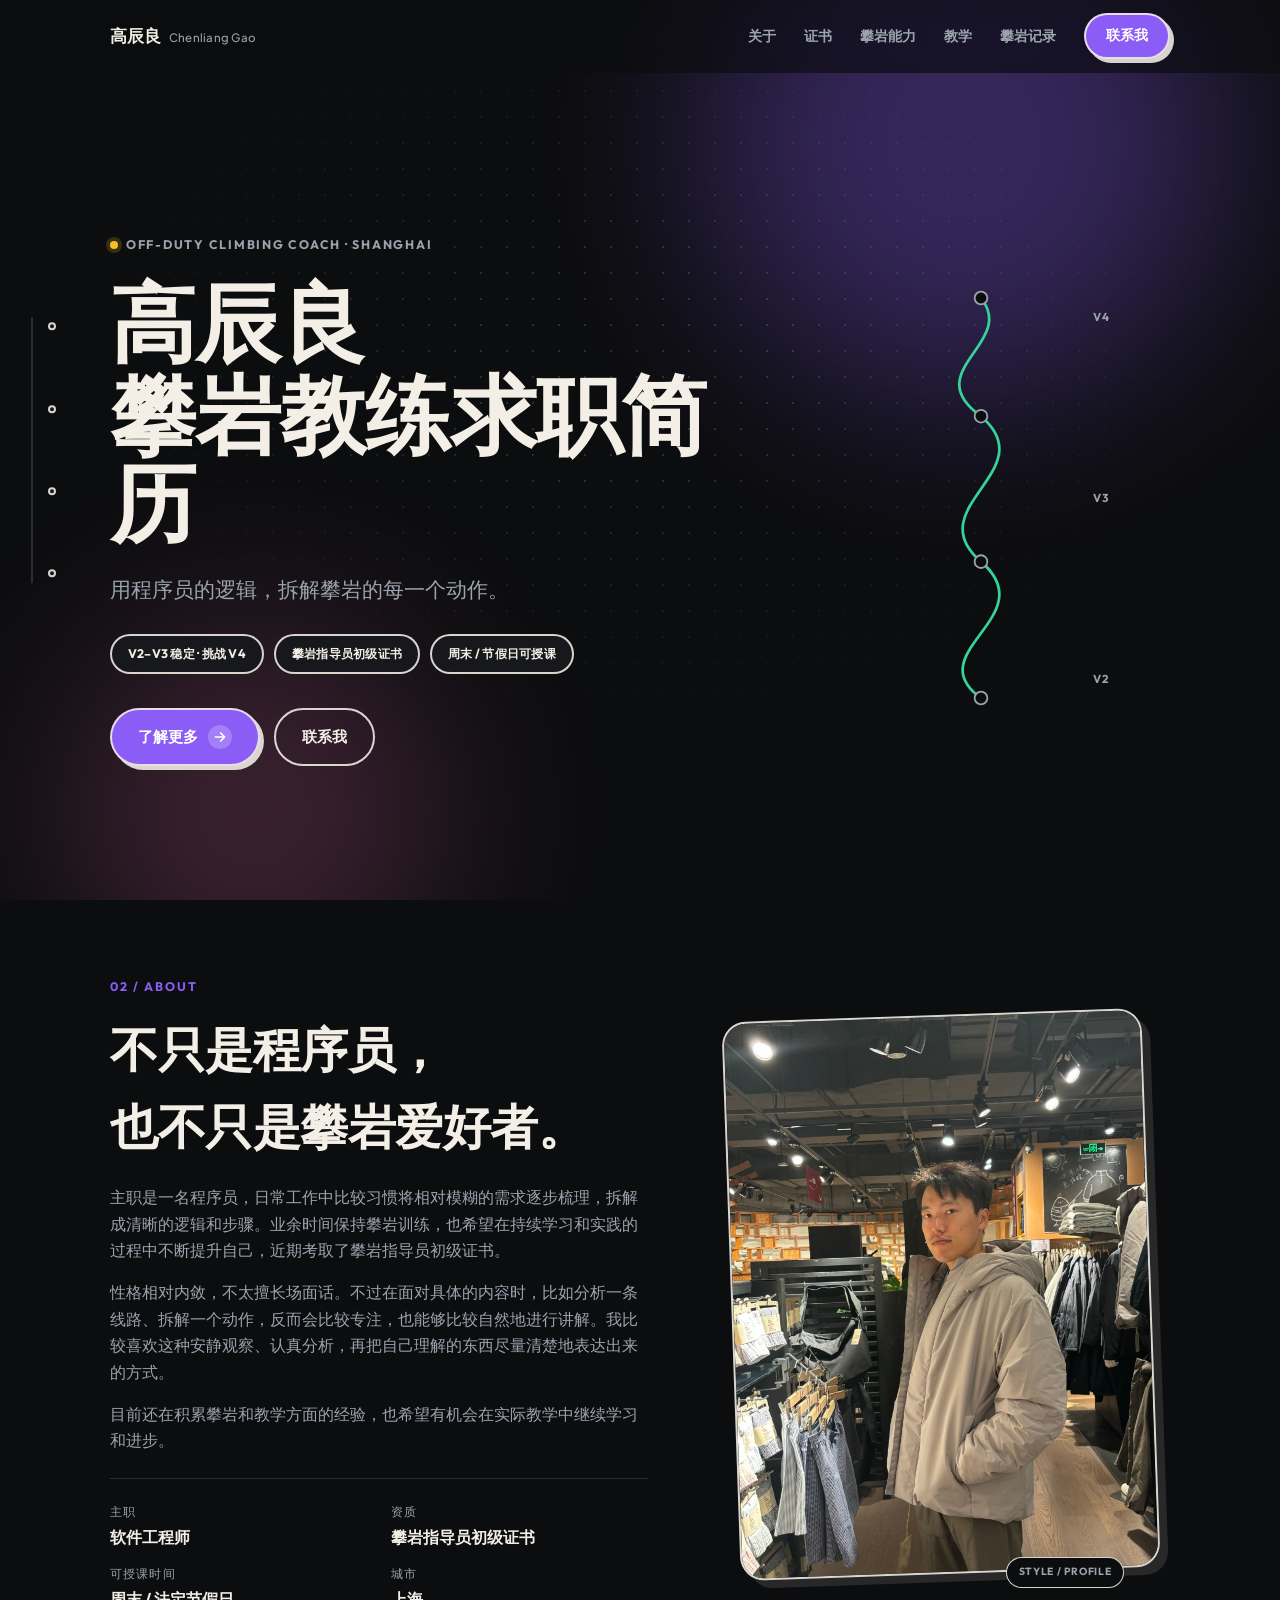
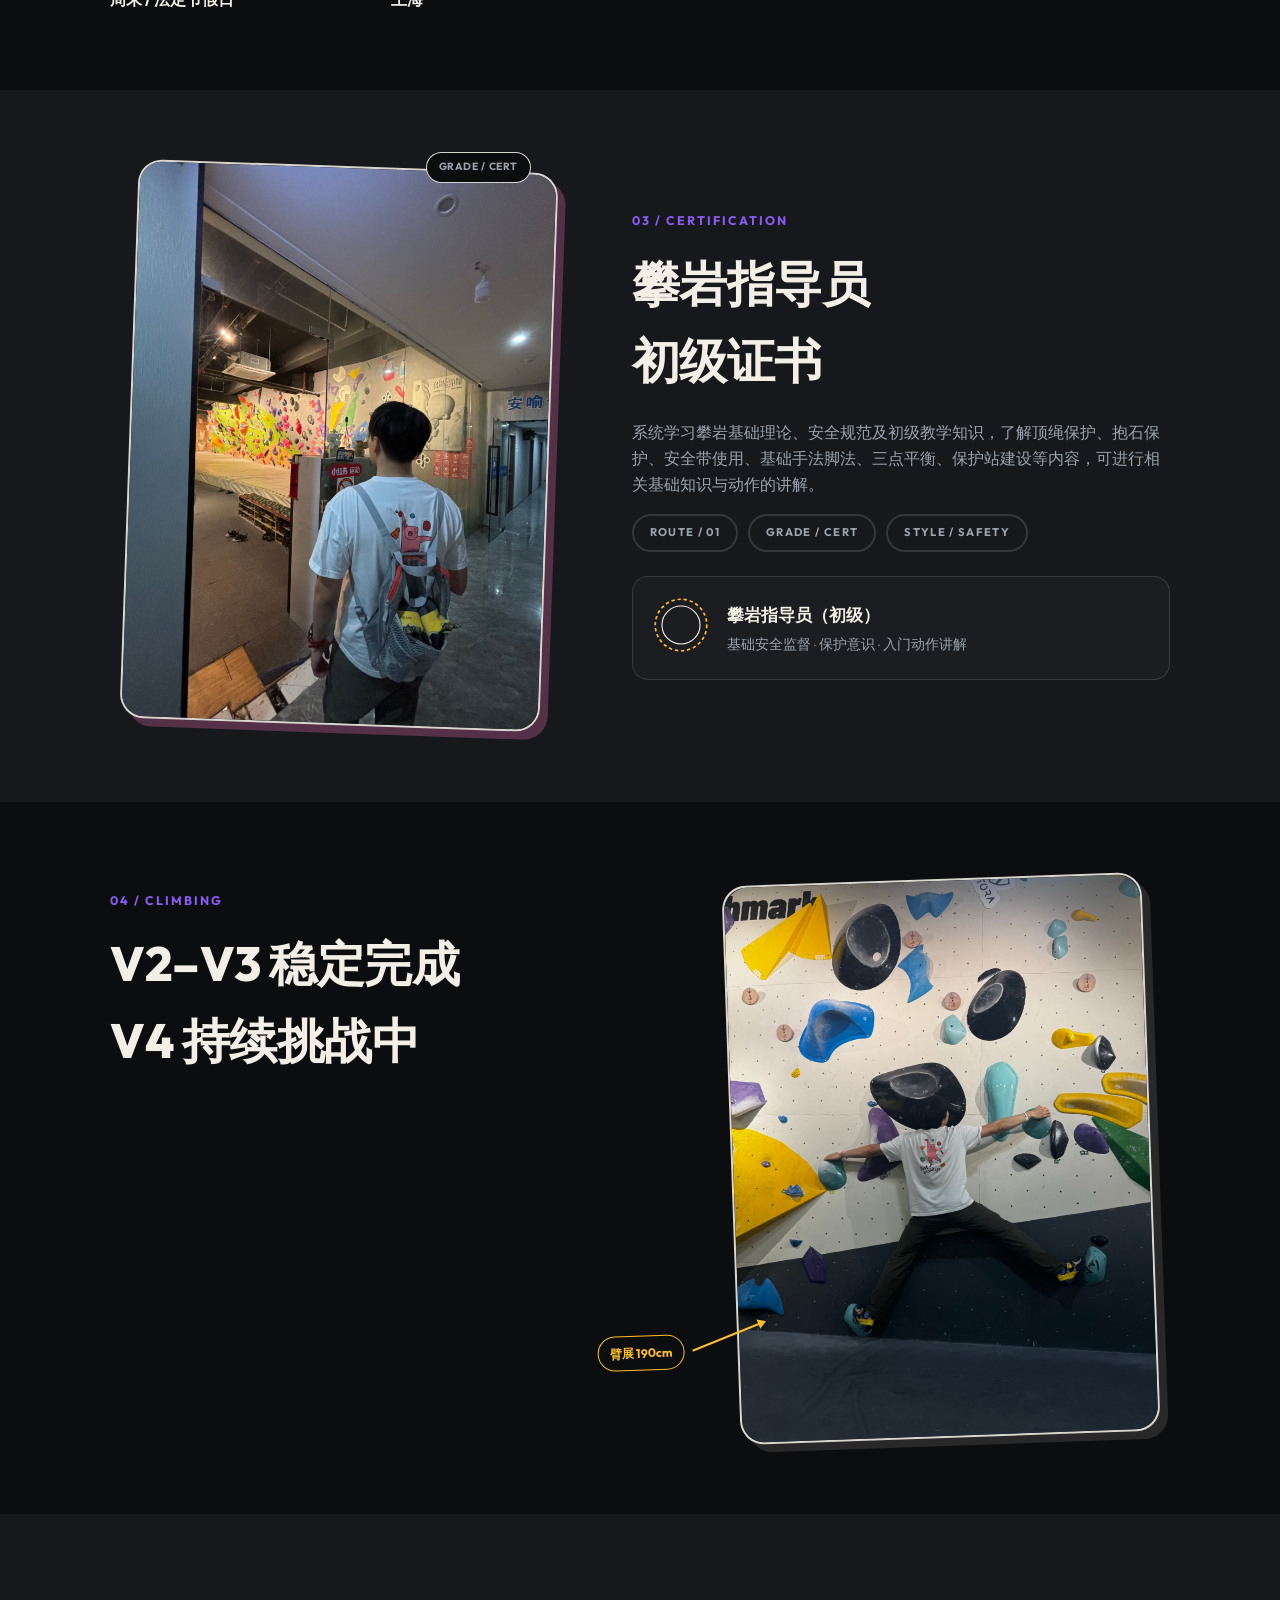
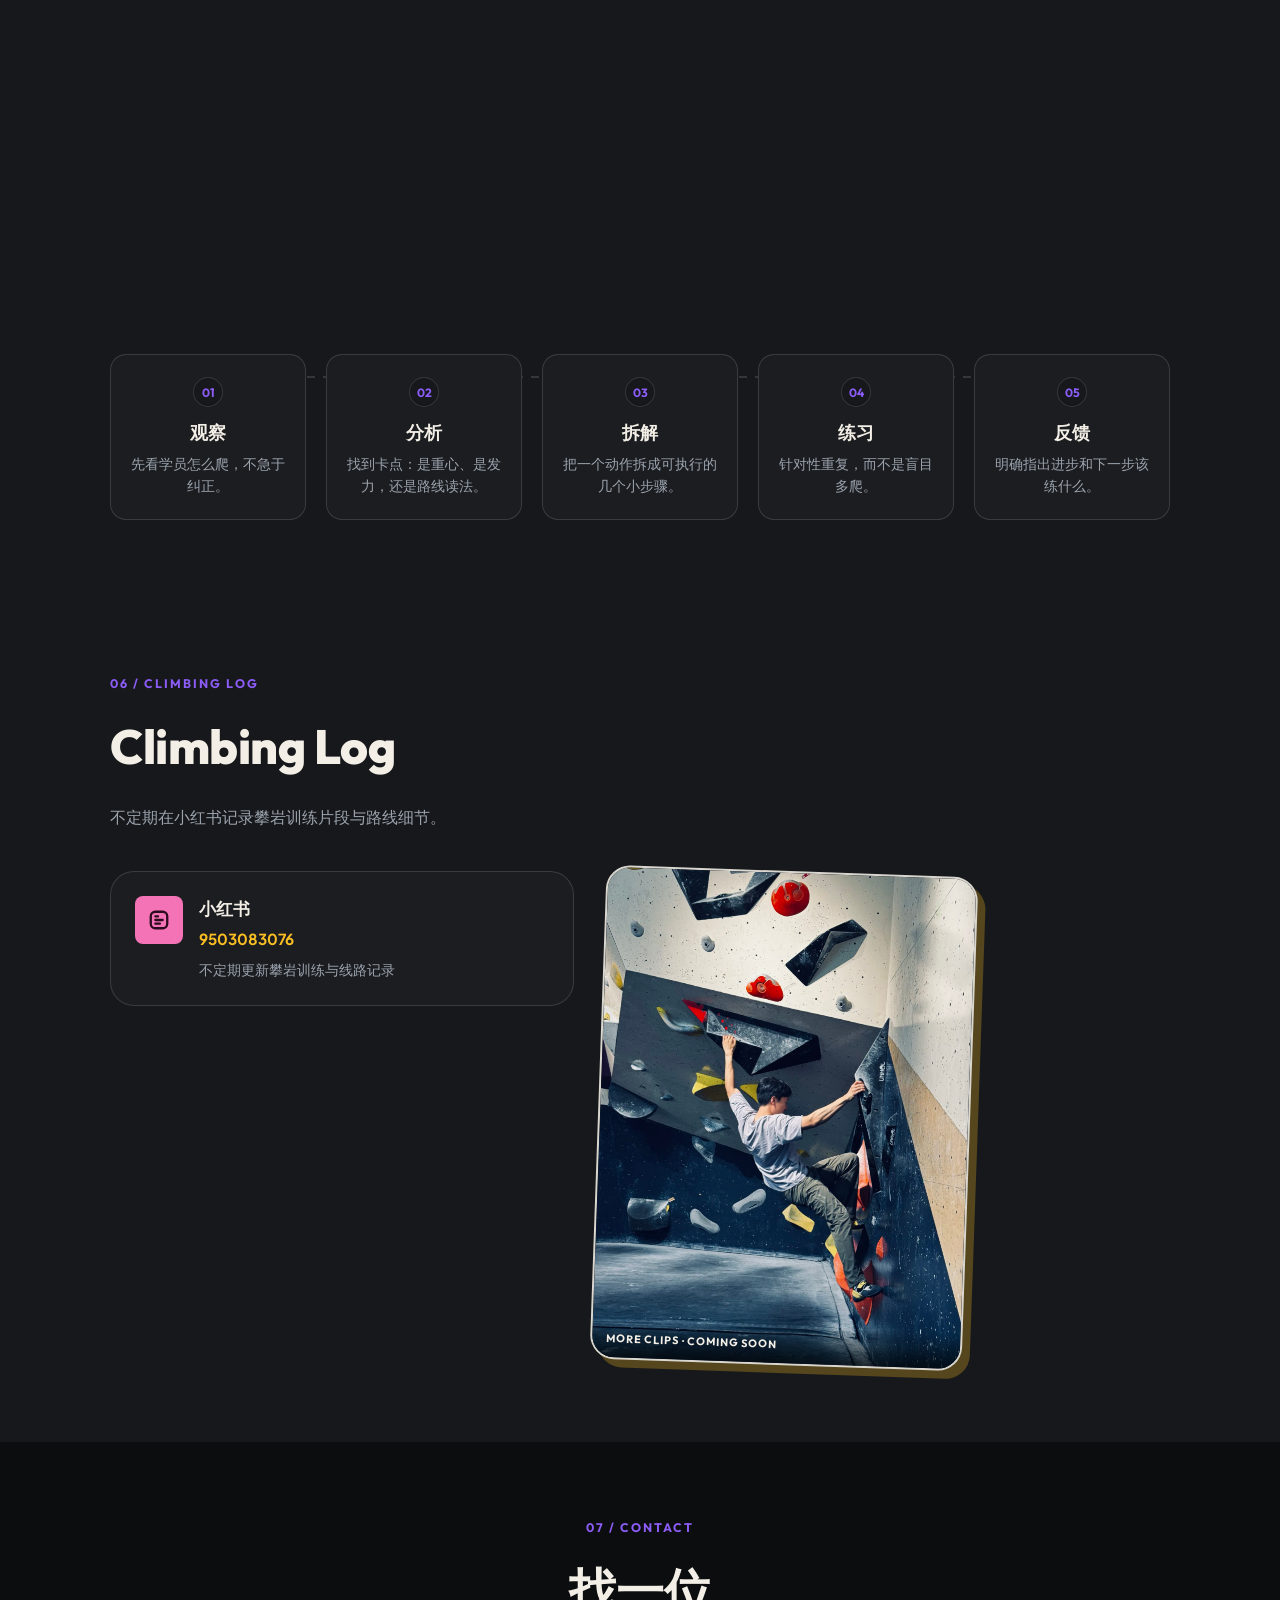
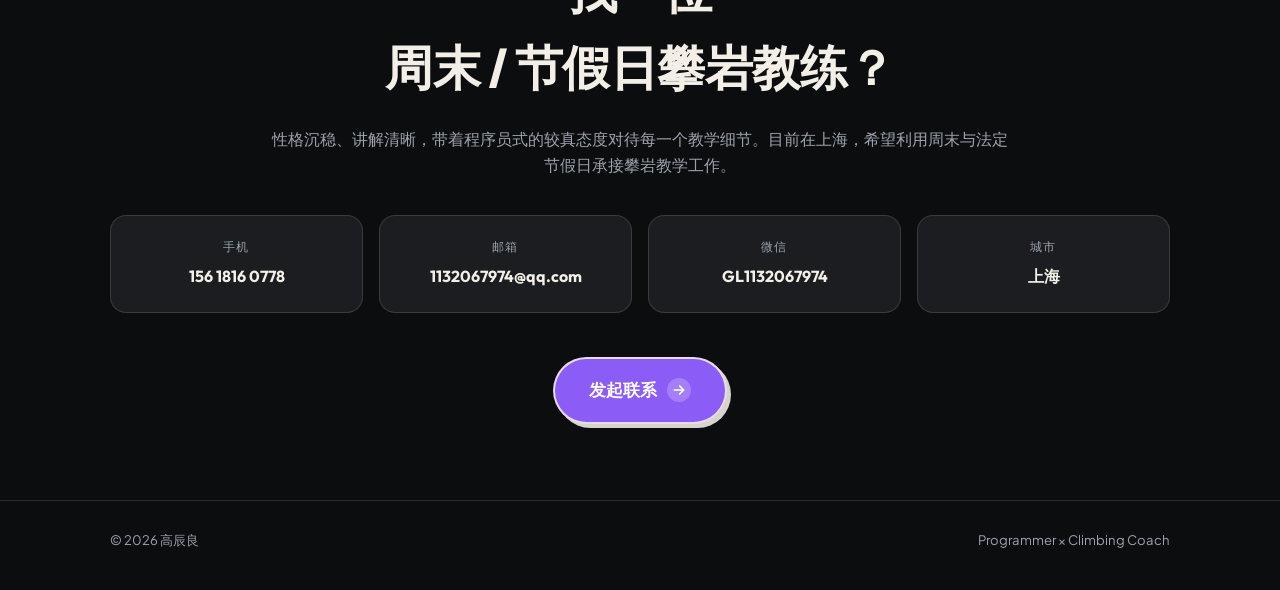
<file: index.html>
<!DOCTYPE html>
<html lang="zh-CN">
<head>
<meta charset="UTF-8" />
<meta name="viewport" content="width=device-width, initial-scale=1, viewport-fit=cover" />
<title>高辰良 · 程序员 × 攀岩教练</title>
<meta name="description" content="高辰良——程序员，攀岩指导员初级证书持有者，V2-V3攀爬水平，寻找周末/节假日攀岩教练兼职机会。" />
<link rel="preconnect" href="https://fonts.googleapis.com">
<link rel="preconnect" href="https://fonts.gstatic.com" crossorigin>
<link href="https://fonts.googleapis.com/css2?family=Outfit:wght@500;700;800&family=Plus+Jakarta+Sans:wght@400;500;600;700&display=swap" rel="stylesheet">
<link rel="stylesheet" href="css/base.css">
<link rel="stylesheet" href="css/layout.css">
<link rel="stylesheet" href="css/components.css">
<link rel="stylesheet" href="css/animations.css">
</head>
<body class="no-js">

<!-- ============ Route Rail (desktop scroll progress) ============ -->
<nav class="route-rail" aria-hidden="true">
  <div class="route-rail__track">
    <div class="route-rail__fill" data-rail-fill></div>
  </div>
  <ul class="route-rail__nodes">
    <li class="route-rail__node" data-rail-node data-target="#certification"><span class="route-rail__dot"></span><span class="route-rail__label">01 证书</span></li>
    <li class="route-rail__node" data-rail-node data-target="#climbing"><span class="route-rail__dot"></span><span class="route-rail__label">02 攀岩能力</span></li>
    <li class="route-rail__node" data-rail-node data-target="#teaching"><span class="route-rail__dot"></span><span class="route-rail__label">03 教学特点</span></li>
    <li class="route-rail__node" data-rail-node data-target="#about"><span class="route-rail__dot"></span><span class="route-rail__label">04 个人经历</span></li>
  </ul>
</nav>

<!-- ============ Header ============ -->
<header class="site-header" data-header>
  <div class="container site-header__inner">
    <a href="#hero" class="brand">高辰良 <span class="brand__sub">Chenliang Gao</span></a>
    <button class="nav-toggle" data-nav-toggle aria-expanded="false" aria-controls="primary-nav" aria-label="打开菜单">
      <span></span><span></span><span></span>
    </button>
    <nav id="primary-nav" class="primary-nav" data-primary-nav>
      <a href="#about" class="primary-nav__link">关于</a>
      <a href="#certification" class="primary-nav__link">证书</a>
      <a href="#climbing" class="primary-nav__link">攀岩能力</a>
      <a href="#teaching" class="primary-nav__link">教学</a>
      <a href="#log" class="primary-nav__link">攀岩记录</a>
      <a href="#contact" class="btn btn--primary btn--sm">联系我</a>
    </nav>
  </div>
</header>

<main id="top">

  <!-- ============ 01 HERO ============ -->
  <section class="hero" id="hero">
    <div class="hero__bg" aria-hidden="true">
      <div class="hero__glow hero__glow--violet" data-parallax="0.02"></div>
      <div class="hero__glow hero__glow--pink" data-parallax="0.04"></div>
      <div class="hero__dotgrid" data-parallax="0.01"></div>
    </div>

    <div class="container hero__inner">
      <div class="hero__content">
        <p class="kicker" data-reveal>
          <span class="kicker__dot"></span>OFF-DUTY CLIMBING COACH · SHANGHAI
        </p>
        <h1 class="hero__title">
          <span class="reveal-line" data-reveal>高辰良</span>
          <span class="reveal-line" data-reveal>攀岩教练求职简历</span>
        </h1>
        <p class="hero__subtitle" data-reveal>
          用程序员的逻辑，拆解攀岩的每一个动作。
        </p>

        <div class="hero__meta" data-reveal>
          <span class="tag">V2–V3 稳定 · 挑战 V4</span>
          <span class="tag">攀岩指导员初级证书</span>
          <span class="tag">周末 / 节假日可授课</span>
        </div>

        <div class="hero__actions" data-reveal>
          <a href="#about" class="btn btn--primary">
            <span>了解更多</span>
            <span class="btn__icon">
              <svg width="16" height="16" viewBox="0 0 24 24" fill="none" stroke="currentColor" stroke-width="2.5" stroke-linecap="round" stroke-linejoin="round"><path d="M5 12h14M13 6l6 6-6 6"/></svg>
            </span>
          </a>
          <a href="#contact" class="btn btn--secondary">联系我</a>
        </div>
      </div>

      <div class="hero__route" data-reveal>
        <svg class="route-svg" viewBox="0 0 220 460" fill="none" aria-hidden="true">
          <path class="route-svg__path" data-route-path d="M110 450 C 40 400, 180 360, 110 300 C 40 240, 180 200, 110 140 C 40 90, 150 60, 110 10"
            stroke="url(#routeGrad)" stroke-width="3" stroke-linecap="round" fill="none"/>
          <defs>
            <linearGradient id="routeGrad" x1="0" y1="460" x2="0" y2="0">
              <stop offset="0%" stop-color="#8B5CF6"/>
              <stop offset="45%" stop-color="#F472B6"/>
              <stop offset="75%" stop-color="#FBBF24"/>
              <stop offset="100%" stop-color="#34D399"/>
            </linearGradient>
          </defs>
          <g class="route-svg__nodes">
            <circle cx="110" cy="450" r="7"/>
            <circle cx="110" cy="300" r="7"/>
            <circle cx="110" cy="140" r="7"/>
            <circle cx="110" cy="10" r="7"/>
          </g>
        </svg>
        <div class="route-scale" aria-hidden="true">
          <span>V4</span><span>V3</span><span>V2</span>
        </div>
      </div>
    </div>

    <div class="hero__scrollcue" data-reveal aria-hidden="true">
      <span>SCROLL</span>
      <div class="hero__scrollline"></div>
    </div>
  </section>

  <!-- ============ 02 ABOUT ============ -->
  <section class="section" id="about">
    <div class="container section__grid section__grid--photo-right">
      <div class="section__photo" data-reveal>
        <figure class="sticker-card sticker-card--rotate-l">
          <img src="assets/images/portrait.jpg" alt="高辰良在服装店内的生活照，攀岩之外的日常状态" loading="lazy" width="1350" height="1800">
        </figure>
        <div class="tag-float tag-float--br">STYLE / PROFILE</div>
      </div>

      <div class="section__text">
        <p class="section__kicker" data-reveal>02 / ABOUT</p>
        <h2 class="section__title" data-reveal>不只是程序员，<br>也不只是攀岩爱好者。</h2>
        <p class="section__body" data-reveal>
          主职是一名程序员，日常工作中比较习惯将相对模糊的需求逐步梳理，拆解成清晰的逻辑和步骤。业余时间保持攀岩训练，也希望在持续学习和实践的过程中不断提升自己，近期考取了攀岩指导员初级证书。
        </p>
        <p class="section__body" data-reveal>
          性格相对内敛，不太擅长场面话。不过在面对具体的内容时，比如分析一条线路、拆解一个动作，反而会比较专注，也能够比较自然地进行讲解。我比较喜欢这种安静观察、认真分析，再把自己理解的东西尽量清楚地表达出来的方式。
        </p>
        <p class="section__body" data-reveal>
          目前还在积累攀岩和教学方面的经验，也希望有机会在实际教学中继续学习和进步。
        </p>
        <ul class="fact-list" data-reveal>
          <li><span class="fact-list__label">主职</span><span class="fact-list__value">软件工程师</span></li>
          <li><span class="fact-list__label">资质</span><span class="fact-list__value">攀岩指导员初级证书</span></li>
          <li><span class="fact-list__label">可授课时间</span><span class="fact-list__value">周末 / 法定节假日</span></li>
          <li><span class="fact-list__label">城市</span><span class="fact-list__value">上海</span></li>
        </ul>
      </div>
    </div>
  </section>

  <!-- ============ 03 CERTIFICATION ============ -->
  <section class="section section--alt" id="certification">
    <div class="container section__grid section__grid--photo-left">
      <div class="section__photo" data-reveal>
        <figure class="sticker-card sticker-card--rotate-r sticker-card--shadow-pink">
          <img src="assets/images/looking-at-gym.jpg" alt="推开岩馆大门，准备训练" loading="lazy" width="1350" height="1800">
        </figure>
        <div class="tag-float tag-float--tr">GRADE / CERT</div>
      </div>

      <div class="section__text">
        <p class="section__kicker" data-reveal>03 / CERTIFICATION</p>
        <h2 class="section__title" data-reveal>攀岩指导员<br>初级证书</h2>
        <p class="section__body" data-reveal>
          系统学习攀岩基础理论、安全规范及初级教学知识，了解顶绳保护、抱石保护、安全带使用、基础手法脚法、三点平衡、保护站建设等内容，可进行相关基础知识与动作的讲解。
        </p>
        <div class="badge-row" data-reveal>
          <span class="tag tag--outline">ROUTE / 01</span>
          <span class="tag tag--outline">GRADE / CERT</span>
          <span class="tag tag--outline">STYLE / SAFETY</span>
        </div>
        <div class="cert-card" data-reveal>
          <div class="cert-card__seal" aria-hidden="true">
            <svg viewBox="0 0 100 100" width="56" height="56">
              <circle cx="50" cy="50" r="46" fill="none" stroke="#FBBF24" stroke-width="3" stroke-dasharray="6 5"/>
              <circle cx="50" cy="50" r="34" fill="none" stroke="#F3EFE6" stroke-width="2"/>
            </svg>
          </div>
          <div class="cert-card__text">
            <strong>攀岩指导员（初级）</strong>
            <span>基础安全监督 · 保护意识 · 入门动作讲解</span>
          </div>
        </div>
      </div>
    </div>
  </section>

  <!-- ============ 04 CLIMBING ============ -->
  <section class="section" id="climbing">
    <div class="container section__grid section__grid--photo-right">
      <div class="section__photo" data-reveal>
        <figure class="sticker-card sticker-card--rotate-l sticker-card--wingspan">
          <img src="assets/images/wingspan.jpg" alt="攀岩馆内，长臂展横向移动动作" loading="lazy" width="1350" height="1800">
          <span class="wingspan-callout" aria-label="臂展190厘米">
            <span class="wingspan-callout__text">臂展 190cm</span>
            <span class="wingspan-callout__line" aria-hidden="true"></span>
          </span>
        </figure>
      </div>

      <div class="section__text">
        <p class="section__kicker" data-reveal>04 / CLIMBING</p>
        <h2 class="section__title" data-reveal>V2–V3 稳定完成<br>V4 持续挑战中</h2>
        <p class="section__body" data-reveal>
          日常训练以 V2–V3 为主，动作稳定、完成率高；部分较软的 V4 线路偶尔可以完成，仍在持续进步。不夸大水平，但足以理解和拆解新手阶段的核心动作。
        </p>

        <ol class="grade-ladder" data-reveal>
          <li class="grade-ladder__item is-filled">
            <span class="grade-ladder__dot" data-dot></span>
            <span class="grade-ladder__grade">V2</span>
            <span class="grade-ladder__note">稳定完成</span>
          </li>
          <li class="grade-ladder__item is-filled">
            <span class="grade-ladder__dot" data-dot></span>
            <span class="grade-ladder__grade">V3</span>
            <span class="grade-ladder__note">稳定完成</span>
          </li>
          <li class="grade-ladder__item is-open">
            <span class="grade-ladder__dot" data-dot></span>
            <span class="grade-ladder__grade">V4</span>
            <span class="grade-ladder__note">偶尔挑战 · 持续提升中</span>
          </li>
        </ol>
      </div>
    </div>
  </section>

  <!-- ============ 05 TEACHING ============ -->
  <section class="section section--alt" id="teaching">
    <div class="container">
      <p class="section__kicker section__kicker--center" data-reveal>05 / TEACHING</p>
      <h2 class="section__title section__title--center" data-reveal>把复杂的动作，<br>拆解成清楚的步骤。</h2>
      <p class="section__body section__body--center" data-reveal>
        擅长把模糊的感觉转译成结构化的语言——这是写代码训练出的习惯，也是我教学的核心方法。
      </p>

      <div class="chip-row" data-reveal>
        <span class="chip">结构化</span>
        <span class="chip">耐心</span>
        <span class="chip">动作拆解</span>
        <span class="chip">清晰表达</span>
      </div>

      <ol class="process-flow" data-reveal>
        <li class="process-flow__step">
          <span class="process-flow__index">01</span>
          <span class="process-flow__label">观察</span>
          <p class="process-flow__desc">先看学员怎么爬，不急于纠正。</p>
        </li>
        <li class="process-flow__step">
          <span class="process-flow__index">02</span>
          <span class="process-flow__label">分析</span>
          <p class="process-flow__desc">找到卡点：是重心、是发力，还是路线读法。</p>
        </li>
        <li class="process-flow__step">
          <span class="process-flow__index">03</span>
          <span class="process-flow__label">拆解</span>
          <p class="process-flow__desc">把一个动作拆成可执行的几个小步骤。</p>
        </li>
        <li class="process-flow__step">
          <span class="process-flow__index">04</span>
          <span class="process-flow__label">练习</span>
          <p class="process-flow__desc">针对性重复，而不是盲目多爬。</p>
        </li>
        <li class="process-flow__step">
          <span class="process-flow__index">05</span>
          <span class="process-flow__label">反馈</span>
          <p class="process-flow__desc">明确指出进步和下一步该练什么。</p>
        </li>
      </ol>
    </div>
  </section>

  <!-- ============ 06 CLIMBING LOG ============ -->
  <section class="section section--alt" id="log">
    <div class="container">
      <p class="section__kicker" data-reveal>06 / CLIMBING LOG</p>
      <h2 class="section__title" data-reveal>Climbing Log</h2>
      <p class="section__body" data-reveal>不定期在小红书记录攀岩训练片段与路线细节。</p>

      <div class="log-grid log-grid--no-video" data-reveal>
        <div class="log-side">
          <div class="rxbook-card">
            <div class="rxbook-card__icon" aria-hidden="true">
              <svg width="22" height="22" viewBox="0 0 24 24" fill="none" stroke="currentColor" stroke-width="2.5" stroke-linecap="round" stroke-linejoin="round"><rect x="3" y="3" width="18" height="18" rx="5"/><path d="M8 12h8M8 16h5M8 8h3"/></svg>
            </div>
            <div class="rxbook-card__text">
              <strong>小红书</strong>
              <span>9503083076</span>
              <p>不定期更新攀岩训练与线路记录</p>
            </div>
          </div>

          <figure class="sticker-card sticker-card--rotate-r sticker-card--shadow-amber log-side__photo">
            <img src="assets/images/climbing-action.jpg" alt="更多攀岩片段持续更新" loading="lazy" width="1350" height="1800">
            <figcaption>MORE CLIPS · COMING SOON</figcaption>
          </figure>
        </div>
      </div>
    </div>
  </section>

  <!-- ============ 07 CONTACT ============ -->
  <section class="section contact" id="contact">
    <div class="container contact__inner">
      <p class="section__kicker section__kicker--center" data-reveal>07 / CONTACT</p>
      <h2 class="section__title section__title--center" data-reveal>找一位<br>周末 / 节假日攀岩教练？</h2>
      <p class="section__body section__body--center" data-reveal>
        性格沉稳、讲解清晰，带着程序员式的较真态度对待每一个教学细节。目前在上海，希望利用周末与法定节假日承接攀岩教学工作。
      </p>

      <div class="contact-grid" data-reveal>
        <a class="contact-card" href="tel:15618160778">
          <span class="contact-card__label">手机</span>
          <span class="contact-card__value">156 1816 0778</span>
        </a>
        <a class="contact-card" href="mailto:1132067974@qq.com">
          <span class="contact-card__label">邮箱</span>
          <span class="contact-card__value">1132067974@qq.com</span>
        </a>
        <div class="contact-card contact-card--static">
          <span class="contact-card__label">微信</span>
          <span class="contact-card__value">GL1132067974</span>
        </div>
        <div class="contact-card contact-card--static">
          <span class="contact-card__label">城市</span>
          <span class="contact-card__value">上海</span>
        </div>
      </div>

      <a href="mailto:1132067974@qq.com" class="btn btn--primary btn--lg" data-reveal>
        <span>发起联系</span>
        <span class="btn__icon">
          <svg width="16" height="16" viewBox="0 0 24 24" fill="none" stroke="currentColor" stroke-width="2.5" stroke-linecap="round" stroke-linejoin="round"><path d="M5 12h14M13 6l6 6-6 6"/></svg>
        </span>
      </a>
    </div>
  </section>

  <footer class="site-footer">
    <div class="container site-footer__inner">
      <span>© <span data-year>2026</span> 高辰良</span>
      <span>Programmer × Climbing Coach</span>
    </div>
  </footer>

</main>

<script src="js/nav.js"></script>
<script src="js/reveal.js"></script>
<script src="js/route-rail.js"></script>
<script src="js/parallax.js"></script>
<script src="js/main.js"></script>
</body>
</html>
</file>
<file: css/base.css>
/* ==========================================================================
   Base — reset, design tokens, typography
   ========================================================================== */

:root {
  /* Palette — Rock Grey / Editorial Dark, punctuated by Playful Geometric pops */
  --color-bg: #0C0D0F;
  --color-bg-elevated: #16181B;
  --color-bg-card: #1B1D21;
  --color-fg: #F3EFE6;
  --color-fg-muted: #9BA3AD;
  --color-border: rgba(243, 239, 230, 0.14);
  --color-border-strong: rgba(243, 239, 230, 0.88);

  --color-accent: #8B5CF6;
  --color-accent-fg: #FFFFFF;
  --color-secondary: #F472B6;
  --color-tertiary: #FBBF24;
  --color-quaternary: #34D399;

  --radius-sm: 8px;
  --radius-md: 16px;
  --radius-lg: 24px;
  --radius-full: 9999px;
  --border-width: 2px;

  --shadow-hard: 4px 4px 0 var(--color-border-strong);
  --shadow-hard-hover: 6px 6px 0 var(--color-border-strong);
  --shadow-hard-active: 2px 2px 0 var(--color-border-strong);

  --font-heading: "Outfit", system-ui, -apple-system, "Segoe UI", sans-serif;
  --font-body: "Plus Jakarta Sans", system-ui, -apple-system, "Segoe UI", sans-serif;

  --container-width: 1140px;
  --ease-bounce: cubic-bezier(0.34, 1.56, 0.64, 1);
  --ease-out: cubic-bezier(0.16, 1, 0.3, 1);
  --dur-fast: 0.3s;
  --dur-base: 0.6s;
  --dur-slow: 1s;
}

* , *::before, *::after { box-sizing: border-box; }

html {
  scroll-behavior: smooth;
  -webkit-text-size-adjust: 100%;
}

body {
  margin: 0;
  background: var(--color-bg);
  color: var(--color-fg);
  font-family: var(--font-body);
  font-weight: 400;
  line-height: 1.6;
  -webkit-font-smoothing: antialiased;
  overflow-x: hidden;
}

img, video { max-width: 100%; display: block; }

a { color: inherit; text-decoration: none; }

ul, ol { margin: 0; padding: 0; list-style: none; }

h1, h2, h3 {
  font-family: var(--font-heading);
  margin: 0;
  letter-spacing: -0.01em;
}

p { margin: 0; }

button { font: inherit; color: inherit; background: none; border: none; cursor: pointer; }

.container {
  width: 100%;
  max-width: var(--container-width);
  margin-inline: auto;
  padding-inline: 24px;
}

@media (min-width: 900px) {
  .container { padding-inline: 40px; }
}

/* Kicker / eyebrow label */
.kicker {
  display: inline-flex;
  align-items: center;
  gap: 8px;
  font-family: var(--font-heading);
  font-size: 0.78rem;
  font-weight: 700;
  letter-spacing: 0.14em;
  text-transform: uppercase;
  color: var(--color-fg-muted);
}
.kicker__dot {
  width: 8px;
  height: 8px;
  border-radius: 50%;
  background: var(--color-tertiary);
  box-shadow: 0 0 0 4px rgba(251, 191, 36, 0.18);
}

.section__kicker {
  font-family: var(--font-heading);
  font-size: 0.78rem;
  font-weight: 700;
  letter-spacing: 0.16em;
  text-transform: uppercase;
  color: var(--color-accent);
  margin-bottom: 14px;
}
.section__kicker--center { text-align: center; }

.section__title {
  font-size: clamp(1.9rem, 1.4rem + 2.2vw, 3rem);
  font-weight: 800;
  color: var(--color-fg);
  margin-bottom: 20px;
}
.section__title--center { text-align: center; margin-inline: auto; }

.section__body {
  font-size: 1.03rem;
  color: var(--color-fg-muted);
  max-width: 52ch;
  margin-bottom: 16px;
}
.section__body--center { text-align: center; margin-inline: auto; max-width: 62ch; }

/* Tags / chips shared visual language */
.tag {
  display: inline-flex;
  align-items: center;
  padding: 8px 16px;
  border-radius: var(--radius-full);
  border: var(--border-width) solid var(--color-border-strong);
  font-family: var(--font-heading);
  font-size: 0.78rem;
  font-weight: 700;
  letter-spacing: 0.02em;
  color: var(--color-fg);
  background: var(--color-bg-elevated);
}
.tag--outline {
  background: transparent;
  color: var(--color-fg-muted);
  border-color: var(--color-border);
  letter-spacing: 0.12em;
  text-transform: uppercase;
  font-size: 0.7rem;
}

.chip {
  display: inline-flex;
  padding: 10px 20px;
  border-radius: var(--radius-full);
  background: var(--color-bg-card);
  border: 1px solid var(--color-border);
  font-weight: 600;
  font-size: 0.92rem;
}

/* Accessible focus ring — thick + high contrast, matches design system */
:focus-visible {
  outline: 3px solid var(--color-accent);
  outline-offset: 3px;
  border-radius: 4px;
}

.no-js [data-reveal] { opacity: 1 !important; transform: none !important; }

@media (prefers-reduced-motion: reduce) {
  html { scroll-behavior: auto; }
  *, *::before, *::after {
    animation-duration: 0.001ms !important;
    animation-iteration-count: 1 !important;
    transition-duration: 0.001ms !important;
    scroll-behavior: auto !important;
  }
}
</file>
<file: css/layout.css>
/* ==========================================================================
   Layout — header, sections, grids, responsive structure
   ========================================================================== */

/* ---------- Header / Nav ---------- */
.site-header {
  position: fixed;
  top: 0; left: 0; right: 0;
  z-index: 100;
  background: rgba(12, 13, 15, 0.7);
  backdrop-filter: blur(14px) saturate(140%);
  -webkit-backdrop-filter: blur(14px) saturate(140%);
  border-bottom: 1px solid transparent;
  transition: border-color var(--dur-fast) ease, background var(--dur-fast) ease;
}
.site-header.is-scrolled {
  border-bottom-color: var(--color-border);
}

.site-header__inner {
  display: flex;
  align-items: center;
  justify-content: space-between;
  height: 72px;
}

.brand {
  font-family: var(--font-heading);
  font-weight: 700;
  font-size: 1.05rem;
  display: flex;
  align-items: baseline;
  gap: 8px;
}
.brand__sub {
  font-family: var(--font-body);
  font-weight: 500;
  font-size: 0.72rem;
  color: var(--color-fg-muted);
  letter-spacing: 0.02em;
}

.primary-nav {
  display: flex;
  align-items: center;
  gap: 28px;
}
.primary-nav__link {
  font-size: 0.9rem;
  font-weight: 600;
  color: var(--color-fg-muted);
  transition: color var(--dur-fast) ease;
}
.primary-nav__link:hover { color: var(--color-fg); }

.nav-toggle {
  display: none;
  flex-direction: column;
  justify-content: center;
  gap: 5px;
  width: 40px;
  height: 40px;
}
.nav-toggle span {
  width: 100%;
  height: 2px;
  background: var(--color-fg);
  border-radius: 2px;
  transition: transform var(--dur-fast) var(--ease-out), opacity var(--dur-fast) ease;
}

@media (max-width: 860px) {
  .nav-toggle { display: flex; }
  .primary-nav {
    position: fixed;
    top: 72px; left: 0; right: 0; bottom: 0;
    flex-direction: column;
    align-items: flex-start;
    gap: 4px;
    padding: 24px;
    background: var(--color-bg);
    transform: translateX(100%);
    transition: transform var(--dur-base) var(--ease-out);
    overflow-y: auto;
  }
  .primary-nav.is-open { transform: translateX(0); }
  .primary-nav__link {
    width: 100%;
    padding: 16px 4px;
    border-bottom: 1px solid var(--color-border);
    font-size: 1.1rem;
  }
  .primary-nav .btn { margin-top: 20px; }
  .nav-toggle[aria-expanded="true"] span:nth-child(1) { transform: translateY(7px) rotate(45deg); }
  .nav-toggle[aria-expanded="true"] span:nth-child(2) { opacity: 0; }
  .nav-toggle[aria-expanded="true"] span:nth-child(3) { transform: translateY(-7px) rotate(-45deg); }
}

/* ---------- Route Rail (fixed side scroll progress) ---------- */
.route-rail {
  position: fixed;
  left: 28px;
  top: 50%;
  transform: translateY(-50%);
  z-index: 90;
  display: none;
}
@media (min-width: 1180px) {
  .route-rail { display: block; }
}
.route-rail__track {
  position: absolute;
  left: 3px;
  top: 0;
  width: 2px;
  height: 100%;
  background: var(--color-border);
  border-radius: 2px;
}
.route-rail__fill {
  position: absolute;
  left: 0; top: 0;
  width: 100%;
  height: 0%;
  background: linear-gradient(180deg, var(--color-accent), var(--color-secondary), var(--color-tertiary), var(--color-quaternary));
  border-radius: 2px;
  transition: height 0.15s linear;
}
.route-rail__nodes {
  display: flex;
  flex-direction: column;
  gap: 64px;
  padding-left: 20px;
}
.route-rail__node {
  position: relative;
  display: flex;
  align-items: center;
  gap: 12px;
  cursor: pointer;
}
.route-rail__dot {
  width: 8px; height: 8px;
  border-radius: 50%;
  background: var(--color-bg-elevated);
  border: 2px solid var(--color-border-strong);
  flex-shrink: 0;
  transition: background var(--dur-fast) ease, box-shadow var(--dur-fast) ease, transform var(--dur-fast) var(--ease-bounce);
}
.route-rail__node.is-active .route-rail__dot {
  background: var(--color-tertiary);
  box-shadow: 0 0 0 5px rgba(251, 191, 36, 0.18);
  transform: scale(1.2);
}
.route-rail__label {
  font-family: var(--font-heading);
  font-size: 0.72rem;
  font-weight: 600;
  letter-spacing: 0.04em;
  color: var(--color-fg-muted);
  opacity: 0;
  transform: translateX(-6px);
  transition: opacity var(--dur-fast) ease, transform var(--dur-fast) ease;
  white-space: nowrap;
}
.route-rail__node:hover .route-rail__label,
.route-rail__node.is-active .route-rail__label {
  opacity: 1;
  transform: translateX(0);
  color: var(--color-fg);
}

/* ---------- Hero ---------- */
.hero {
  position: relative;
  min-height: 100svh;
  display: flex;
  align-items: center;
  padding-top: 96px;
  overflow: hidden;
}

.hero__bg {
  position: absolute;
  inset: 0;
  z-index: 0;
  pointer-events: none;
}
.hero__glow {
  position: absolute;
  border-radius: 50%;
  filter: blur(90px);
  opacity: 0.32;
}
.hero__glow--violet {
  width: 520px; height: 520px;
  background: var(--color-accent);
  top: -120px; left: 55%;
}
.hero__glow--pink {
  width: 380px; height: 380px;
  background: var(--color-secondary);
  bottom: -100px; left: 5%;
  opacity: 0.2;
}
.hero__dotgrid {
  position: absolute;
  inset: 0;
  background-image: radial-gradient(rgba(243,239,230,0.14) 1.4px, transparent 1.4px);
  background-size: 26px 26px;
  mask-image: radial-gradient(ellipse 60% 55% at 50% 40%, black 20%, transparent 75%);
}

.hero__inner {
  position: relative;
  z-index: 1;
  display: grid;
  grid-template-columns: 1.15fr 0.6fr;
  align-items: center;
  gap: 40px;
}
@media (max-width: 980px) {
  .hero__inner { grid-template-columns: 1fr; }
}

.hero__content { max-width: 640px; }

.hero__title {
  font-size: clamp(2.6rem, 1.6rem + 5.4vw, 5.4rem);
  font-weight: 800;
  line-height: 1.02;
  margin: 22px 0 26px;
  display: flex;
  flex-direction: column;
  gap: 0.05em;
}
.hero__times {
  display: inline-block;
  color: var(--color-accent);
  font-size: 0.55em;
  transform-origin: center;
}

.hero__subtitle {
  font-size: clamp(1.05rem, 1rem + 0.4vw, 1.3rem);
  color: var(--color-fg-muted);
  font-weight: 500;
  max-width: 44ch;
  margin-bottom: 28px;
}

.hero__meta {
  display: flex;
  flex-wrap: wrap;
  gap: 10px;
  margin-bottom: 34px;
}

.hero__actions {
  display: flex;
  flex-wrap: wrap;
  gap: 14px;
}

.hero__route {
  position: relative;
  display: flex;
  align-items: center;
  justify-content: center;
  gap: 12px;
  min-height: 420px;
}
@media (max-width: 980px) {
  .hero__route { display: none; }
}
.route-svg { width: 200px; height: 420px; overflow: visible; }
.route-svg__path {
  stroke-dasharray: 900;
  stroke-dashoffset: 900;
}
.route-svg__nodes circle {
  fill: var(--color-bg);
  stroke: var(--color-fg-muted);
  stroke-width: 2;
  opacity: 0;
  transform-origin: center;
}
.route-scale {
  display: flex;
  flex-direction: column;
  justify-content: space-between;
  height: 380px;
  font-family: var(--font-heading);
  font-size: 0.72rem;
  font-weight: 700;
  color: var(--color-fg-muted);
  letter-spacing: 0.05em;
}

.hero__scrollcue {
  position: absolute;
  bottom: 28px;
  left: 50%;
  transform: translateX(-50%);
  display: flex;
  flex-direction: column;
  align-items: center;
  gap: 10px;
  font-family: var(--font-heading);
  font-size: 0.68rem;
  letter-spacing: 0.2em;
  color: var(--color-fg-muted);
}
.hero__scrollline {
  width: 1px;
  height: 40px;
  background: linear-gradient(180deg, var(--color-fg-muted), transparent);
  position: relative;
  overflow: hidden;
}
.hero__scrollline::after {
  content: "";
  position: absolute;
  left: 0; top: -100%;
  width: 100%; height: 100%;
  background: var(--color-tertiary);
  animation: scrollcue 1.8s ease-in-out infinite;
}

/* ---------- Generic Section ---------- */
.section {
  position: relative;
  padding: clamp(64px, 6vw, 120px) 0;
}
.section--alt {
  background: var(--color-bg-elevated);
}

.section__grid {
  display: grid;
  grid-template-columns: 0.85fr 1fr;
  gap: clamp(32px, 5vw, 80px);
  align-items: center;
}
.section__grid--photo-left { grid-template-columns: 0.85fr 1fr; }
.section__grid--photo-right { grid-template-columns: 1fr 0.85fr; }
.section__grid--text-only { grid-template-columns: minmax(0, 760px); }
.section__grid--photo-right .section__photo { order: 2; }
.section__grid--photo-right .section__text { order: 1; }

@media (max-width: 860px) {
  .section__grid,
  .section__grid--photo-left,
  .section__grid--photo-right {
    grid-template-columns: 1fr;
  }
  .section__grid--photo-right .section__photo,
  .section__grid--photo-right .section__text { order: initial; }
}

.section__photo {
  position: relative;
  display: flex;
  justify-content: center;
}
.section__photo--pair {
  gap: 20px;
}

.fact-list {
  display: grid;
  grid-template-columns: 1fr 1fr;
  gap: 14px 24px;
  margin-top: 24px;
  padding-top: 24px;
  border-top: 1px solid var(--color-border);
}
.fact-list li { display: flex; flex-direction: column; gap: 4px; }
.fact-list__label {
  font-size: 0.72rem;
  text-transform: uppercase;
  letter-spacing: 0.1em;
  color: var(--color-fg-muted);
}
.fact-list__value {
  font-family: var(--font-heading);
  font-weight: 700;
  font-size: 1rem;
}
@media (max-width: 480px) {
  .fact-list { grid-template-columns: 1fr; }
}

.badge-row {
  display: flex;
  flex-wrap: wrap;
  gap: 10px;
  margin-bottom: 24px;
}

/* ---------- Grade ladder (climbing ability) ---------- */
.grade-ladder {
  display: flex;
  flex-direction: column;
  gap: 0;
  margin-top: 28px;
  border-left: 2px solid var(--color-border);
  padding-left: 28px;
}
.grade-ladder__item {
  position: relative;
  display: flex;
  align-items: baseline;
  gap: 18px;
  padding: 16px 0;
}
.grade-ladder__dot {
  position: absolute;
  left: -37px;
  top: 50%;
  transform: translateY(-50%);
  width: 16px; height: 16px;
  border-radius: 50%;
  border: 2px solid var(--color-border-strong);
  background: transparent;
}
.grade-ladder__item.is-filled .grade-ladder__dot {
  background: var(--color-quaternary);
  border-color: var(--color-quaternary);
}
.grade-ladder__item.is-open .grade-ladder__dot {
  background: transparent;
  border-color: var(--color-tertiary);
  box-shadow: 0 0 0 4px rgba(251, 191, 36, 0.16);
}
.grade-ladder__grade {
  font-family: var(--font-heading);
  font-weight: 800;
  font-size: 1.6rem;
  min-width: 3ch;
}
.grade-ladder__note {
  color: var(--color-fg-muted);
  font-size: 0.92rem;
}
.grade-ladder__item.is-open .grade-ladder__grade { color: var(--color-tertiary); }

/* ---------- Teaching process flow ---------- */
.chip-row {
  display: flex;
  flex-wrap: wrap;
  justify-content: center;
  gap: 10px;
  margin: 28px 0 56px;
}

.process-flow {
  display: grid;
  grid-template-columns: repeat(5, 1fr);
  gap: 20px;
  position: relative;
}
.process-flow::before {
  content: "";
  position: absolute;
  top: 22px;
  left: 8%;
  right: 8%;
  height: 2px;
  background: repeating-linear-gradient(90deg, var(--color-border) 0 8px, transparent 8px 16px);
  z-index: 0;
}
@media (max-width: 860px) {
  .process-flow { grid-template-columns: 1fr; gap: 4px; }
  .process-flow::before { display: none; }
}
.process-flow__step {
  position: relative;
  z-index: 1;
  background: var(--color-bg-card);
  border: 1px solid var(--color-border);
  border-radius: var(--radius-md);
  padding: 22px 18px;
  text-align: center;
}
@media (max-width: 860px) {
  .process-flow__step { display: flex; align-items: center; gap: 16px; text-align: left; padding: 16px 18px; }
}
.process-flow__index {
  display: inline-flex;
  align-items: center;
  justify-content: center;
  width: 30px; height: 30px;
  margin-bottom: 12px;
  border-radius: 50%;
  background: var(--color-bg-elevated);
  border: 1px solid var(--color-border);
  font-family: var(--font-heading);
  font-size: 0.75rem;
  font-weight: 700;
  color: var(--color-accent);
}
@media (max-width: 860px) { .process-flow__index { margin-bottom: 0; flex-shrink: 0; } }
.process-flow__label {
  display: block;
  font-family: var(--font-heading);
  font-weight: 700;
  font-size: 1.1rem;
  margin-bottom: 6px;
}
.process-flow__desc {
  font-size: 0.85rem;
  color: var(--color-fg-muted);
}

/* ---------- Programmer x Coach dual column ---------- */
.dual-column {
  display: grid;
  grid-template-columns: 1fr auto 1fr;
  gap: 32px;
  align-items: center;
  max-width: 780px;
  margin: 40px auto 44px;
}
@media (max-width: 640px) {
  .dual-column { grid-template-columns: 1fr; text-align: center; gap: 12px; }
}
.dual-column__side {
  background: var(--color-bg-card);
  border: 1px solid var(--color-border);
  border-radius: var(--radius-lg);
  padding: 32px 28px;
}
.dual-column__title {
  font-size: 1.3rem;
  margin-bottom: 18px;
  color: var(--color-accent);
}
.dual-column__side:last-child .dual-column__title { color: var(--color-secondary); }
.dual-column__list li {
  padding: 10px 0;
  border-top: 1px solid var(--color-border);
  font-weight: 600;
}
.dual-column__list li:first-child { border-top: none; }
.dual-column__times {
  font-family: var(--font-heading);
  font-weight: 800;
  font-size: 2.4rem;
  color: var(--color-fg-muted);
}

/* ---------- Climbing Log ---------- */
.log-grid {
  display: grid;
  grid-template-columns: 1.2fr 0.8fr;
  gap: 32px;
  align-items: start;
  margin-top: 40px;
}
.log-grid--no-video {
  grid-template-columns: minmax(0, 1fr);
  max-width: 860px;
}
.log-grid--no-video .log-side {
  display: grid;
  grid-template-columns: minmax(0, 1fr) minmax(0, 0.8fr);
  align-items: start;
}
@media (max-width: 860px) {
  .log-grid, .log-grid--no-video { grid-template-columns: 1fr; }
  .log-grid--no-video .log-side { grid-template-columns: 1fr; }
}
.log-side {
  display: flex;
  flex-direction: column;
  gap: 24px;
}
.log-side__photo { align-self: center; }

/* ---------- Contact ---------- */
.contact__inner { text-align: center; }
.contact-grid {
  display: grid;
  grid-template-columns: repeat(4, 1fr);
  gap: 16px;
  margin: 36px 0 44px;
}
@media (max-width: 760px) {
  .contact-grid { grid-template-columns: 1fr 1fr; }
}

/* ---------- Footer ---------- */
.site-footer {
  border-top: 1px solid var(--color-border);
  padding: 28px 0 40px;
}
.site-footer__inner {
  display: flex;
  justify-content: space-between;
  flex-wrap: wrap;
  gap: 8px;
  font-size: 0.82rem;
  color: var(--color-fg-muted);
}
</file>
<file: css/components.css>
/* ==========================================================================
   Components — buttons, sticker cards, badges, video, contact cards
   ========================================================================== */

/* ---------- Buttons ---------- */
.btn {
  display: inline-flex;
  align-items: center;
  gap: 10px;
  padding: 15px 26px;
  border-radius: var(--radius-full);
  font-family: var(--font-heading);
  font-weight: 700;
  font-size: 0.95rem;
  border: var(--border-width) solid var(--color-border-strong);
  transition: transform var(--dur-fast) var(--ease-bounce),
              box-shadow var(--dur-fast) var(--ease-bounce),
              background var(--dur-fast) ease;
  min-height: 48px;
}

.btn--primary {
  background: var(--color-accent);
  color: var(--color-accent-fg);
  border-color: var(--color-border-strong);
  box-shadow: var(--shadow-hard);
}
.btn--primary:hover {
  transform: translate(-2px, -2px);
  box-shadow: var(--shadow-hard-hover);
}
.btn--primary:active {
  transform: translate(2px, 2px);
  box-shadow: var(--shadow-hard-active);
}
.btn__icon {
  display: inline-flex;
  align-items: center;
  justify-content: center;
  width: 24px; height: 24px;
  border-radius: 50%;
  background: rgba(255,255,255,0.22);
}

.btn--secondary {
  background: transparent;
  color: var(--color-fg);
}
.btn--secondary:hover {
  background: var(--color-tertiary);
  color: #1E1607;
  border-color: var(--color-tertiary);
}

.btn--sm { padding: 10px 20px; font-size: 0.85rem; min-height: 40px; }
.btn--lg { padding: 18px 34px; font-size: 1.05rem; }

/* ---------- Sticker Card (photo frame) ---------- */
.sticker-card {
  position: relative;
  margin: 0;
  background: var(--color-bg-card);
  border: var(--border-width) solid var(--color-border-strong);
  border-radius: var(--radius-lg);
  overflow: hidden;
  box-shadow: 8px 8px 0 rgba(243, 239, 230, 0.12);
  transition: transform var(--dur-base) var(--ease-bounce), box-shadow var(--dur-base) var(--ease-bounce);
  max-width: 420px;
}
.sticker-card img { width: 100%; height: 100%; object-fit: cover; aspect-ratio: 3 / 4; }
.sticker-card--rotate-l { transform: rotate(-2deg); }
.sticker-card--rotate-r { transform: rotate(2deg); }
.sticker-card--offset { margin-top: 48px; }
.sticker-card--shadow-pink { box-shadow: 8px 8px 0 rgba(244, 114, 182, 0.28); }
.sticker-card--shadow-mint { box-shadow: 8px 8px 0 rgba(52, 211, 153, 0.28); }
.sticker-card--shadow-amber { box-shadow: 8px 8px 0 rgba(251, 191, 36, 0.28); }
.sticker-card--wingspan { overflow: visible; }
.sticker-card--wingspan img { border-radius: inherit; }

.sticker-card:hover {
  transform: rotate(0deg) scale(1.02);
}

.sticker-card figcaption {
  position: absolute;
  left: 0; right: 0; bottom: 0;
  padding: 10px 14px;
  font-family: var(--font-heading);
  font-size: 0.68rem;
  font-weight: 700;
  letter-spacing: 0.08em;
  color: var(--color-fg);
  background: linear-gradient(0deg, rgba(0,0,0,0.7), transparent);
}

.tag-float {
  position: absolute;
  padding: 6px 12px;
  border-radius: var(--radius-full);
  background: var(--color-bg);
  border: 1.5px solid var(--color-border-strong);
  font-family: var(--font-heading);
  font-size: 0.65rem;
  font-weight: 700;
  letter-spacing: 0.06em;
  color: var(--color-fg-muted);
  z-index: 2;
}
.tag-float--tl { top: -14px; left: 8%; }
.tag-float--tr { top: -14px; right: 8%; }
.tag-float--br { bottom: -14px; right: 10%; }

/* A compact measurement marker keeps the long-arm detail tied to the photo. */
.wingspan-callout {
  position: absolute;
  top: 80%;
  left: -142px;
  display: flex;
  align-items: center;
  gap: 8px;
  z-index: 3;
}
.wingspan-callout__line {
  position: relative;
  width: 78px;
  height: 2px;
  background: var(--color-tertiary);
  transform: rotate(-20deg);
  transform-origin: left center;
}
.wingspan-callout__line::after {
  content: "";
  position: absolute;
  right: -1px;
  top: -4px;
  width: 0;
  height: 0;
  border-top: 5px solid transparent;
  border-bottom: 5px solid transparent;
  border-left: 8px solid var(--color-tertiary);
}
.wingspan-callout__text {
  padding: 7px 11px;
  border: 1.5px solid var(--color-tertiary);
  border-radius: var(--radius-full);
  background: var(--color-bg);
  color: var(--color-tertiary);
  font-family: var(--font-heading);
  font-size: 0.76rem;
  font-weight: 700;
  white-space: nowrap;
}

@media (max-width: 860px) {
  .wingspan-callout {
    top: 22%;
    left: -24px;
  }
  .wingspan-callout__line { width: 42px; }
}

@media (max-width: 480px) {
  .wingspan-callout { left: -8px; }
  .wingspan-callout__line { width: 28px; }
  .wingspan-callout__text { font-size: 0.68rem; padding: 6px 9px; }
}

/* ---------- Certification card ---------- */
.cert-card {
  display: flex;
  align-items: center;
  gap: 18px;
  padding: 20px;
  border-radius: var(--radius-md);
  background: var(--color-bg-card);
  border: 1px solid var(--color-border);
}
.cert-card__seal { flex-shrink: 0; }
.cert-card__text { display: flex; flex-direction: column; gap: 4px; }
.cert-card__text strong { font-family: var(--font-heading); font-size: 1.05rem; }
.cert-card__text span { color: var(--color-fg-muted); font-size: 0.85rem; }

/* ---------- Xiaohongshu card ---------- */
.rxbook-card {
  display: flex;
  gap: 16px;
  align-items: flex-start;
  padding: 24px;
  border-radius: var(--radius-lg);
  background: var(--color-bg-card);
  border: 1px solid var(--color-border);
}
.rxbook-card__icon {
  flex-shrink: 0;
  width: 48px; height: 48px;
  display: flex;
  align-items: center;
  justify-content: center;
  border-radius: var(--radius-sm);
  background: var(--color-secondary);
  color: #2B0B1D;
}
.rxbook-card__text { display: flex; flex-direction: column; gap: 4px; }
.rxbook-card__text strong { font-family: var(--font-heading); font-size: 1.05rem; }
.rxbook-card__text span { color: var(--color-tertiary); font-weight: 700; font-size: 0.95rem; }
.rxbook-card__text p { color: var(--color-fg-muted); font-size: 0.85rem; margin-top: 4px; }

/* ---------- Contact cards ---------- */
.contact-card {
  display: flex;
  flex-direction: column;
  gap: 8px;
  padding: 22px 18px;
  border-radius: var(--radius-md);
  background: var(--color-bg-card);
  border: 1px solid var(--color-border);
  transition: transform var(--dur-fast) var(--ease-bounce), border-color var(--dur-fast) ease, box-shadow var(--dur-fast) ease;
}
a.contact-card:hover {
  transform: translateY(-4px);
  border-color: var(--color-accent);
  box-shadow: 4px 4px 0 rgba(139, 92, 246, 0.3);
}
.contact-card__label {
  font-size: 0.72rem;
  text-transform: uppercase;
  letter-spacing: 0.1em;
  color: var(--color-fg-muted);
}
.contact-card__value {
  font-family: var(--font-heading);
  font-weight: 700;
  font-size: 1rem;
  word-break: break-word;
}

/* ---------- Reduced-motion shadow fallback ---------- */
@media (max-width: 640px) {
  .sticker-card { box-shadow: 4px 4px 0 rgba(243, 239, 230, 0.14); }
}
</file>
<file: css/animations.css>
/* ==========================================================================
   Animations — entrance, scroll reveal, keyframes
   ========================================================================== */

@keyframes scrollcue {
  0% { top: -100%; }
  60% { top: 100%; }
  100% { top: 100%; }
}

@keyframes popIn {
  0% { opacity: 0; transform: scale(0.6) rotate(-8deg); }
  100% { opacity: 1; transform: scale(1) rotate(0deg); }
}

@keyframes wiggle {
  0%, 100% { transform: rotate(0deg); }
  25% { transform: rotate(3deg); }
  75% { transform: rotate(-3deg); }
}

/* Scroll-reveal base state, toggled by js/reveal.js adding .is-visible */
[data-reveal] {
  opacity: 0;
  transform: translateY(22px);
  transition: opacity var(--dur-base) var(--ease-out), transform var(--dur-base) var(--ease-out);
}
[data-reveal].is-visible {
  opacity: 1;
  transform: translateY(0);
}

/* Stagger children inside common reveal groups */
.hero__meta.is-visible .tag,
.badge-row.is-visible .tag,
.chip-row.is-visible .chip {
  animation: popIn var(--dur-base) var(--ease-bounce) backwards;
}
.hero__meta.is-visible .tag:nth-child(1) { animation-delay: 0.05s; }
.hero__meta.is-visible .tag:nth-child(2) { animation-delay: 0.15s; }
.hero__meta.is-visible .tag:nth-child(3) { animation-delay: 0.25s; }

.chip-row.is-visible .chip:nth-child(1) { animation-delay: 0.05s; }
.chip-row.is-visible .chip:nth-child(2) { animation-delay: 0.12s; }
.chip-row.is-visible .chip:nth-child(3) { animation-delay: 0.19s; }
.chip-row.is-visible .chip:nth-child(4) { animation-delay: 0.26s; }

.process-flow.is-visible .process-flow__step {
  animation: popIn var(--dur-base) var(--ease-bounce) backwards;
}
.process-flow.is-visible .process-flow__step:nth-child(1) { animation-delay: 0.05s; }
.process-flow.is-visible .process-flow__step:nth-child(2) { animation-delay: 0.14s; }
.process-flow.is-visible .process-flow__step:nth-child(3) { animation-delay: 0.23s; }
.process-flow.is-visible .process-flow__step:nth-child(4) { animation-delay: 0.32s; }
.process-flow.is-visible .process-flow__step:nth-child(5) { animation-delay: 0.41s; }

.grade-ladder.is-visible .grade-ladder__item {
  animation: popIn var(--dur-base) var(--ease-bounce) backwards;
}
.grade-ladder.is-visible .grade-ladder__item:nth-child(1) { animation-delay: 0.05s; }
.grade-ladder.is-visible .grade-ladder__item:nth-child(2) { animation-delay: 0.18s; }
.grade-ladder.is-visible .grade-ladder__item:nth-child(3) { animation-delay: 0.31s; }

/* Icon wiggle on hover, respects reduced motion via base.css global override */
.rxbook-card:hover .rxbook-card__icon,
.cert-card:hover .cert-card__seal {
  animation: wiggle 0.5s var(--ease-bounce);
}

@media (prefers-reduced-motion: reduce) {
  [data-reveal] { opacity: 1 !important; transform: none !important; transition: none !important; }
  .hero__meta .tag, .badge-row .tag, .chip-row .chip,
  .process-flow__step, .grade-ladder__item { animation: none !important; }
}
</file>
